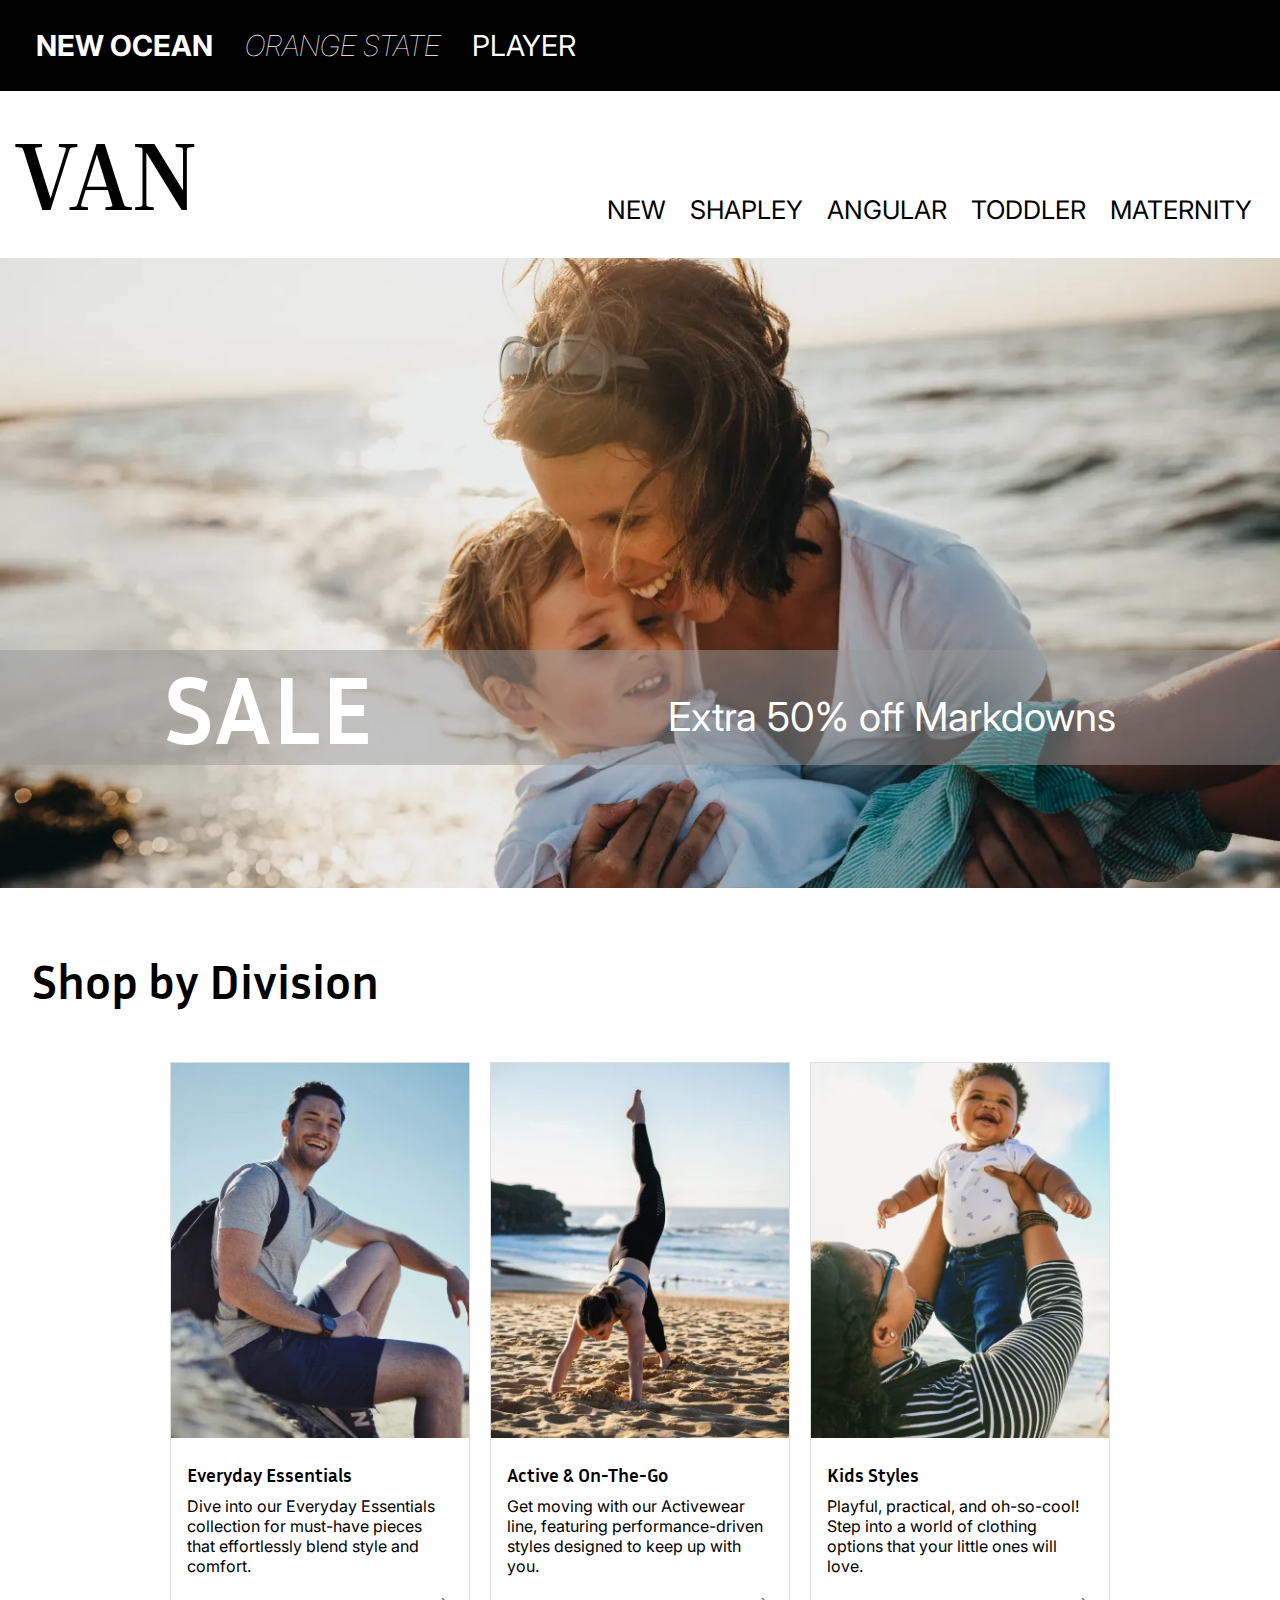
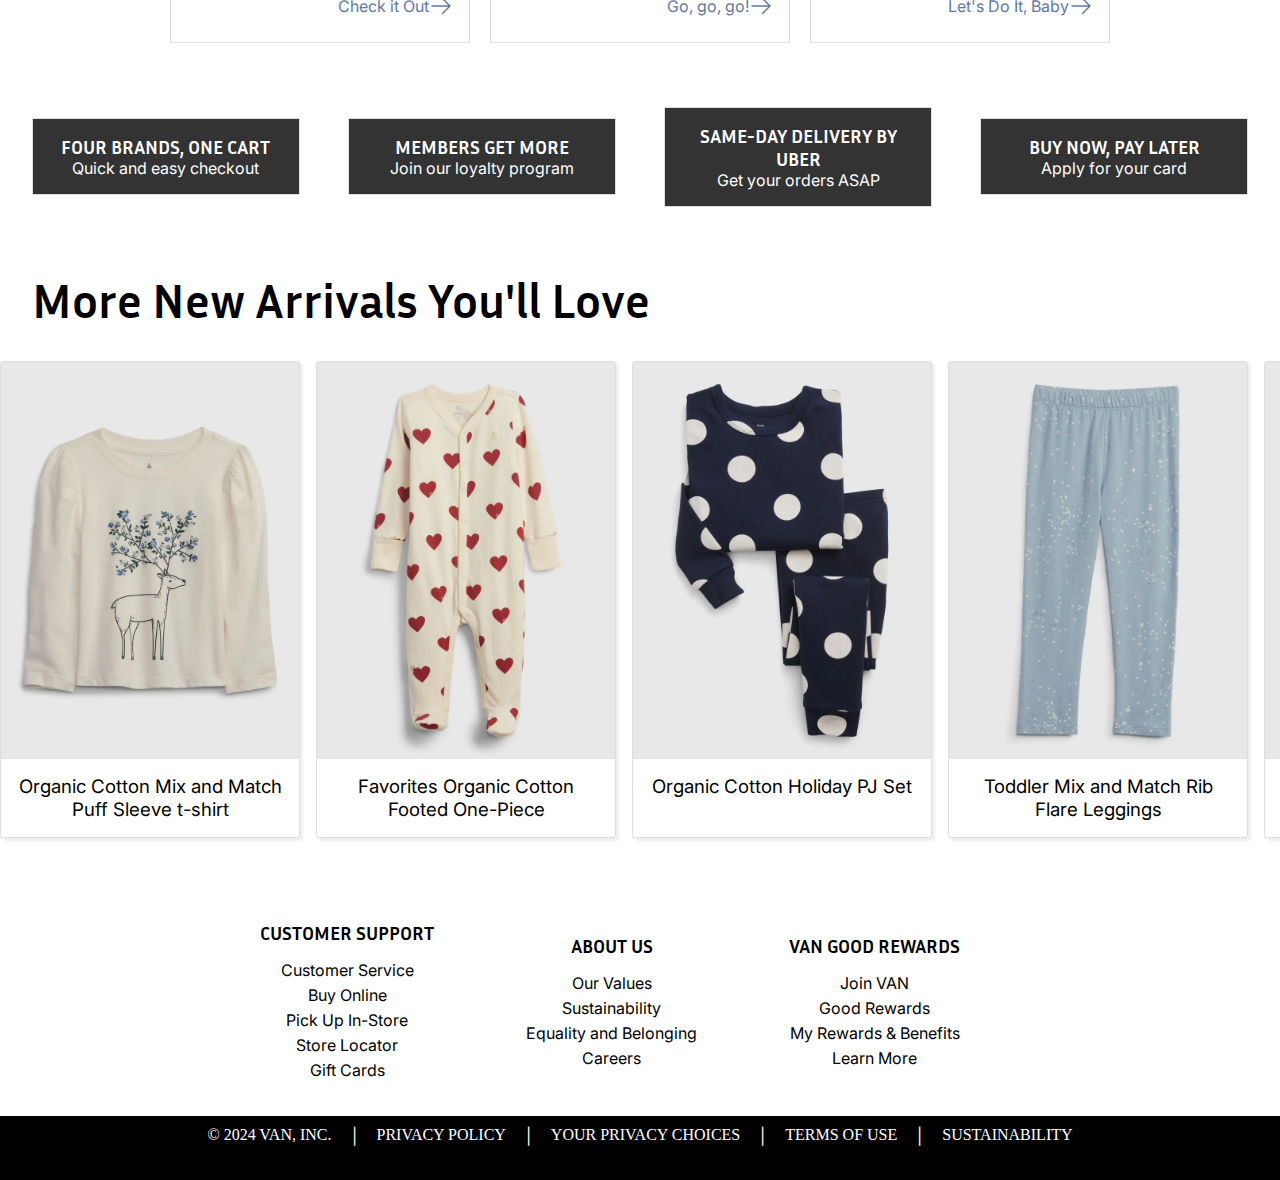
<file: index.html>
<!DOCTYPE html>
<html lang="en">
<head>
    <!-- Required Meta Tags -->
    <meta charset="UTF-8">
    <meta name="viewport" content="width=device-width, initial-scale=1.0">

    <!-- Additional Information -->
    <meta name="author" content="">
    <meta name="description" content="">

    <title>VAN</title>

    <!-- Stylesheets -->
     <link rel="stylesheet" href="css/reset.css">
     <link rel="stylesheet" href="css/styles.css">

     <link rel="preconnect" href="https://fonts.googleapis.com">
     <link rel="preconnect" href="https://fonts.gstatic.com" crossorigin>
     <link href="https://fonts.googleapis.com/css2?family=Inria+Serif:ital,wght@0,300;0,400;0,700;1,300;1,400;1,700&family=Inter:ital,opsz,wght@0,14..32,100..900;1,14..32,100..900&display=swap" rel="stylesheet">

    <link rel="preconnect" href="https://fonts.googleapis.com">
    <link rel="preconnect" href="https://fonts.gstatic.com" crossorigin>
    <link href="https://fonts.googleapis.com/css2?family=Inria+Sans:ital,wght@0,300;0,400;0,700;1,300;1,400;1,700&display=swap" rel="stylesheet">

    <link rel="preconnect" href="https://fonts.googleapis.com">
    <link rel="preconnect" href="https://fonts.gstatic.com" crossorigin>
    <link href="https://fonts.googleapis.com/css2?family=Inter:ital,opsz,wght@0,14..32,100..900;1,14..32,100..900&display=swap" rel="stylesheet">

    <!-- Scripts -->
    <script src="js/main.js" defer></script>

</head>
<body>
    <header>
        <div class="container">
            <div class="nav-top">
                <ul>
                    <li><a href="#">NEW OCEAN</a></li>
                    <li><a href="#">ORANGE STATE</a></li>
                    <li><a href="#">PLAYER</a></li>
                </ul>
            </div>
            <div class="logo-navbar">
                <div class="logo">
                    <h1><a href="#">VAN</a></h1>
                </div>
                <div class="toggle-btn">
                    <a href="#">
                        <svg fill="none" xmlns="http://www.w3.org/2000/svg" viewBox="0 0 92 96"><g clip-path="url(#a)"><path d="M93.8 18H13.4v18h80.4zm0 24H13.4v18h80.4zm0 24H13.4v18h80.4z"/></g><defs><clipPath id="a"><path fill="#fff" d="M91.9 0H0v96h91.9z"/></clipPath></defs></svg> 
                    </a>        
                </div>
                <nav class="toggle-btn">
                    <ul>
                        <li><a href="#">NEW</a></li>
                        <li><a href="#">SHAPLEY</a></li>
                        <li><a href="#">ANGULAR</a></li>
                        <li><a href="#">TODDLER</a></li>
                        <li><a href="#">MATERNITY</a></li>
                    </ul>
                </nav>
            </div>
        </div>
    </header>

    <main>
        <div class="container">
            <section class="sale-banner">
                <div class="bck-img"></div>
                <div class="sale-banner-text">
                    <h2>SALE</h2>
                    <p>Extra 50% off Markdowns</p>
                </div>
            </section>
            <section class="shop-division">
                <h2>Shop by Division</h2>
                <div>
                    <picture>
                        <source media="(min-width:780px)" srcset="img/smiling-man-md-lg.webp">
                    <img src="img/smiling-man.webp" alt="man smiling">
                    </picture>
                    <div class="card-text">
                        <h3>Everyday Essentials</h3>
                        <p>Dive into our Everyday Essentials collection for must-have pieces that effortlessly blend style and comfort.</p>
                        <div>
                            <a href="#">
                                <p>Check it Out</p>
                                <svg xmlns="http://www.w3.org/2000/svg" fill="none" viewBox="0 0 24 24" stroke-width="1.5" stroke="currentColor" class="w-6 h-6">
                                <path stroke-linecap="round" stroke-linejoin="round" d="M13.5 4.5 21 12m0 0-7.5 7.5M21 12H3" />
                                </svg>
                            </a>
                    </div>
                    </div>
                </div>
                <div>
                   <picture>
                    <source media="(min-width:780px)" srcset="img/girl-yoga-md-lg.webp">
                    <img src="img/girl-yoga.webp" alt="girl doing yoga on the beach">
                    </picture>
                    <div class="card-text">
                        <h3>Active & On-The-Go</h3>
                        <p>Get moving with our Activewear line, featuring performance-driven styles designed to keep up with you.</p>
                        <div>
                            <a href="#">
                                <p>Go, go, go!</p>
                                <svg xmlns="http://www.w3.org/2000/svg" fill="none" viewBox="0 0 24 24" stroke-width="1.5" stroke="currentColor" class="w-6 h-6">
                                <path stroke-linecap="round" stroke-linejoin="round" d="M13.5 4.5 21 12m0 0-7.5 7.5M21 12H3" />
                                </svg>
                            </a>
                    </div>
                    </div>
                </div>
                <div>
                    <picture>
                    <source media="(min-width:780px)" srcset="img/baby-md-lg.webp">
                    <img src="img/baby.webp" alt="baby held up">
                    </picture>
                    <div class="card-text">
                        <h3>Kids Styles</h3>
                        <p>Playful, practical, and oh-so-cool! Step into a world of clothing options that your little ones will love.</p>
                        <div>
                            <a href="#">
                                <p>Let's Do It, Baby</p>
                                <svg xmlns="http://www.w3.org/2000/svg" fill="none" viewBox="0 0 24 24" stroke-width="1.5" stroke="currentColor" class="w-6 h-6">
                                <path stroke-linecap="round" stroke-linejoin="round" d="M13.5 4.5 21 12m0 0-7.5 7.5M21 12H3" />
                                </svg>
                            </a>
                    </div>
                    </div>
                </div>
            </section>
            <section class="perk-cards">
                <div>
                    <h3>FOUR BRANDS, ONE CART</h3>
                    <p>Quick and easy checkout</p>
                </div>
                <div>
                    <h3>MEMBERS GET MORE</h3>
                    <p>Join our loyalty program</p>
                </div>
                <div>
                    <h3>SAME-DAY DELIVERY BY UBER</h3>
                    <p>Get your orders ASAP</p>
                </div>
                <div>
                    <h3>BUY NOW, PAY LATER</h3>
                    <p>Apply for your card</p>
                </div>
            </section>
            <section>
                <div class="scrollable-title">
                    <h2>More New Arrivals You'll Love</h2>
                </div>

                <div class="scrollable">
                    <section>
                        <img src="img/horizontal-scroll/deer.webp" alt="">
                        <div class="card-body">
                            <h3><a href="#">Organic Cotton Mix and Match Puff Sleeve t-shirt</a></h3>
                        </div>
                    </section>
                    <section>
                        <img src="img/horizontal-scroll/footed-one-piece.webp" alt="">
                        <div class="card-body">
                            <h3><a href="#">Favorites Organic Cotton Footed One-Piece</a></h3>
                        </div>
                    </section>
                    <section>
                        <img src="img/horizontal-scroll/holiday-set.webp" alt="">
                        <div class="card-body">
                            <h3><a href="#">Organic Cotton Holiday PJ Set</a></h3>
                        </div>
                    </section>
                    <section>
                        <img src="img/horizontal-scroll/leggings.webp" alt="">
                        <div class="card-body">
                            <h3><a href="#">Toddler Mix and Match Rib Flare Leggings</a></h3>
                        </div>
                    </section>
                    <section>
                        <img src="img/horizontal-scroll/pj-set.webp" alt="">
                        <div class="card-body">
                            <h3><a href="#">Organic Cotton Holiday PJ Set</a></h3>
                        </div>
                    </section>
                    <section>
                        <img src="img/horizontal-scroll/puppies.webp" alt="">
                        <div class="card-body">
                            <h3><a href="#">Organic Cotton Mix and Match Puff Sleeve t-shirt</a></h3>
                        </div>
                    </section>
                    <section>
                        <img src="img/horizontal-scroll/rib-flare.webp" alt="">
                        <div class="card-body">
                            <h3><a href="#">Toddler Mix and Match Rib Flare Leggings</a></h3>                            
                        </div>
                    </section>
                    <section>
                        <img src="img/horizontal-scroll/stripe-pj.webp" alt="">
                        <div class="card-body">
                            <h3><a href="#">Organic Cotton Holiday PJ Set</a></h3>
                        </div>
                    </section>
                </div>
            </section>
        </div>
    </main>

    <footer>
        <div class="footer-column">
            <h3>CUSTOMER SUPPORT</h3>
            <ul>
                <li><a href="#">Customer Service</a></li>
                <li><a href="#">Buy Online</a></li>
                <li><a href="#">Pick Up In-Store</a></li>
                <li><a href="#">Store Locator</a></li>
                <li><a href="#">Gift Cards</a></li>
            </ul>
        </div>
        <div class="footer-column">
            <h3>ABOUT US</h3>
            <ul>
                <li><a href="#">Our Values</a></li>
                <li><a href="#">Sustainability</a></li>
                <li><a href="#">Equality and Belonging</a></li>
                <li><a href="#">Careers</a></li>
            </ul>
        </div>
        <div class="footer-column">
            <h3>VAN GOOD REWARDS</h3>
                <ul>
                    <li><a href="/membership.html">Join VAN</a></li>
                    <li><a href="#">Good Rewards</a></li>
                    <li><a href="#">My Rewards & Benefits</a></li>
                    <li><a href="#">Learn More</a></li>
                </ul>
        </div>
    </footer>

    <div class="footer-bottom">
        <div>&copy; 2024 VAN, INC.</div>
        <div><p>|</p></div>
        <div><a href="#">PRIVACY POLICY</a></div>
        <div><p>|</p></div>
        <div><a href="#">YOUR PRIVACY CHOICES</a></div>
        <div><p>|</p></div>
        <div><a href="#">TERMS OF USE</a></div>
        <div><p>|</p></div>
        <div><a href="#">SUSTAINABILITY</a></div>
    </div>

    <aside class="overlay">
        <div class="modal wide-flex">
            <div class="modal-bg"></div>
            <div class="modal-body">
                <button id="close" class="flex-container close">
                    <span>Close</span>
                    <svg xmlns="http://www.w3.org/2000/svg" width="16" height="16" fill="currentColor" class="bi bi-x" viewBox="0 0 16 16">
                        <path d="M4.646 4.646a.5.5 0 0 1 .708 0L8 7.293l2.646-2.647a.5.5 0 0 1 .708.708L8.707 8l2.647 2.646a.5.5 0 0 1-.708.708L8 8.707l-2.646 2.647a.5.5 0 0 1-.708-.708L7.293 8 4.646 5.354a.5.5 0 0 1 0-.708"/>
                      </svg>
                </button>
                <div class="modal-text">
                    <h2>Unlock so much more.</h2>
                    <p>Sign up for our Member Rewards Program to receive 30% off in store and online - because you've earned it.</p>
                    <form action="#" class="flex-container">
                        <button type="button" class="sign-up-btn" onclick="window.location.href='/membership.html';">SIGN UP NOW</button>
                    </form>
                    <div class="modal-note">
                        <p>* Offer valid for new members only. Exclusions apply. See sign up page for offer details. </p>
                    </div>
                </div>

            </div>

        </div>

    </aside>
</body>
</html>
</file>
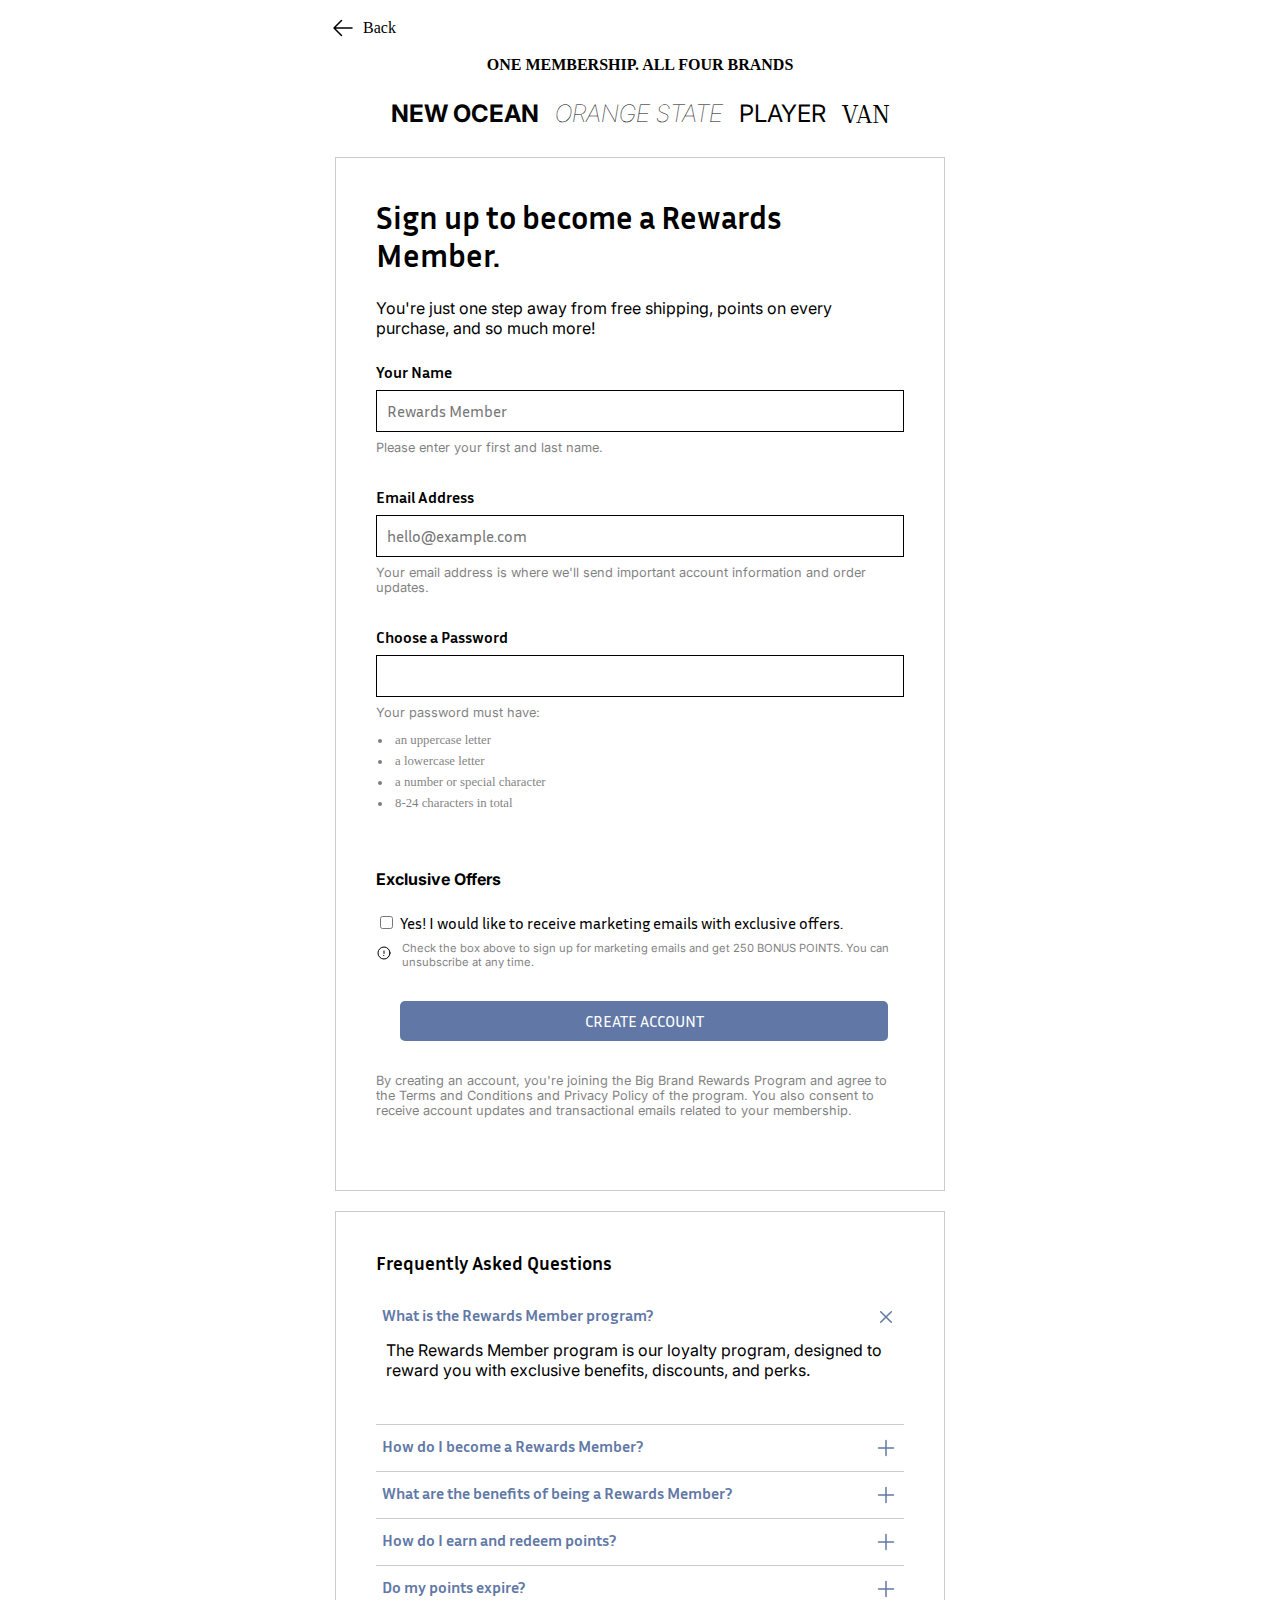
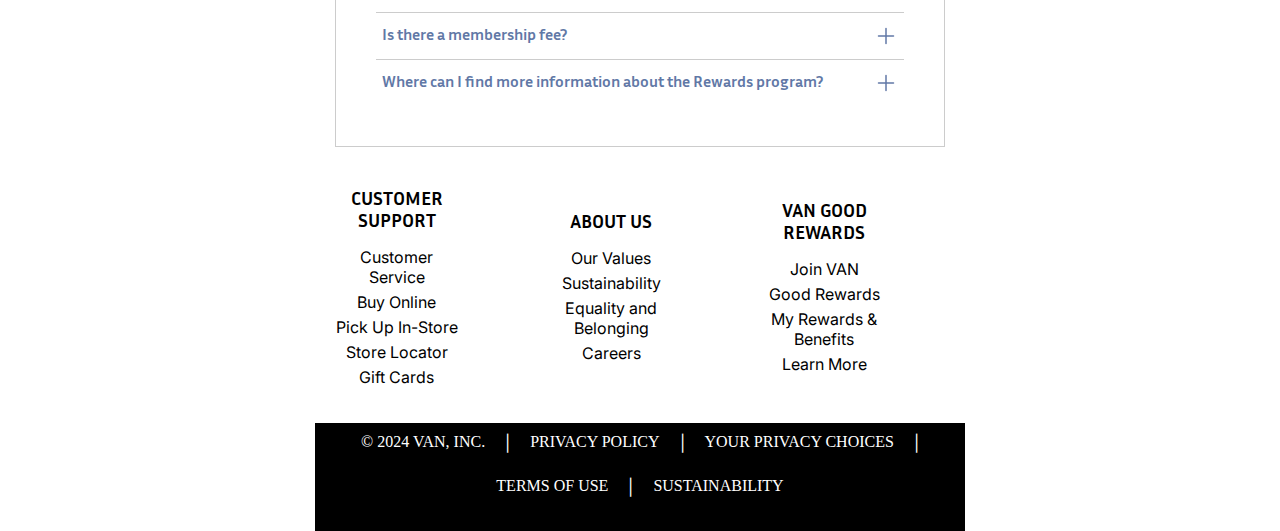
<file: membership.html>
<!DOCTYPE html>
<html lang="en">
<head>
    <!-- Required Meta Tags -->
    <meta charset="UTF-8">
    <meta name="viewport" content="width=device-width, initial-scale=1.0">

    <!-- Additional Information -->
    <meta name="author" content="">
    <meta name="description" content="">

    <title>Sign up and become a Rewards Member</title>

    <!-- Stylesheets -->
    <link rel="stylesheet" href="css/reset.css">
     <link rel="stylesheet" href="css/styles.css">

     <link rel="preconnect" href="https://fonts.googleapis.com">
    <link rel="preconnect" href="https://fonts.gstatic.com" crossorigin>
    <link href="https://fonts.googleapis.com/css2?family=Barlow:ital,wght@0,100;0,200;0,300;0,400;0,500;0,600;0,700;0,800;0,900;1,100;1,200;1,300;1,400;1,500;1,600;1,700;1,800;1,900&family=Inria+Serif:ital,wght@0,300;0,400;0,700;1,300;1,400;1,700&family=Libre+Franklin:ital,wght@0,100..900;1,100..900&family=Open+Sans:ital,wght@0,300..800;1,300..800&family=PT+Sans:ital,wght@0,400;0,700;1,400;1,700&family=Poppins:ital,wght@0,100;0,200;0,300;0,400;0,500;0,600;0,700;0,800;0,900;1,100;1,200;1,300;1,400;1,500;1,600;1,700;1,800;1,900&display=swap" rel="stylesheet">

    <link rel="preconnect" href="https://fonts.googleapis.com">
    <link rel="preconnect" href="https://fonts.gstatic.com" crossorigin>
    <link href="https://fonts.googleapis.com/css2?family=Inria+Sans:ital,wght@0,300;0,400;0,700;1,300;1,400;1,700&display=swap" rel="stylesheet">

    <link rel="preconnect" href="https://fonts.googleapis.com">
    <link rel="preconnect" href="https://fonts.gstatic.com" crossorigin>
    <link href="https://fonts.googleapis.com/css2?family=Inter:ital,opsz,wght@0,14..32,100..900;1,14..32,100..900&display=swap" rel="stylesheet">
    <!-- Scripts -->

</head>
<body class="reg-body">
    <header>
        <section>
            <div class="back-btn">
                <a href="index.html">
                    <svg xmlns="http://www.w3.org/2000/svg" fill="none" viewBox="0 0 24 24" stroke-width="1.5" stroke="currentColor" class="w-6 h-6">
                        <path stroke-linecap="round" stroke-linejoin="round" d="M10.5 19.5 3 12m0 0 7.5-7.5M3 12h18" />
                    </svg>
                    <span>Back</span>
                </a>
            </div>
            <div>
                <h1 class="reg-title">ONE MEMBERSHIP. ALL FOUR BRANDS</h1>
            </div>
            <nav class="reg-menu">
                <ul >
                    <li><a href="#">NEW OCEAN</a></li>
                    <li><a href="#">ORANGE STATE</a></li>
                    <li><a href="#">PLAYER</a></li>
                    <li><a href="#">VAN</a></li>
                </ul>
            </nav>
        </section>
    </header>
    <main>
        <section class="reg-fm">
            <div class="reg-fm-top">
                <h1>Sign up to become a Rewards Member.</h1>
                <p>You're just one step away from free shipping, points on every purchase, and so much more!</p>
            </div>
            <form action="#" method="post"></form>
            <div class="input-container">
                <label for="name">Your Name</label>
                <input type="text" name="name" id="name" placeholder="Rewards Member" required maxlength="40" aria-describedby="name-help"/>
                <p class="help" id="name-help">Please enter your first and last name.</p>
            </div>
            <div class="input-container">
                <label for="email">Email Address</label>
                <input type="email" name="email" id="email" placeholder="hello@example.com"
                required aria-describedby="email-help"/>
                <p class="help" id="email-help">Your email address is where we'll send important account information and order updates.</p>
            </div>
            <div class="input-container">
                <label for="password">Choose a Password</label>
                <input type="password" id="password" name="password" placeholder=" "
                        pattern="(?=^.{8,}$)((?=.*\d)|(?=.*\W+))(?![.\n])(?=.*[A-Z])(?=.*[a-z]).*$"
                        aria-describedby="password-help"
                        required
                      />
                      <div class="help" id="password-help">
                          <p>
                            Your password must have:
                          </p>
                          <div class="password-req">
                              <ul>
                                <li>an uppercase letter</li>
                                <li>a lowercase letter</li>
                                <li>a number or special character</li>
                                <li>8-24 characters in total</li>
                              </ul>
                          </div>
                      </div>
            </div>
            <div class="offer-title">
                <p>Exclusive Offers</p>
            </div>
            <input type="checkbox" name="agree" id="agree" value="Yes" aria-describedby="agree-help">
            <label for="agree">Yes! I would like to receive marketing emails with exclusive offers.</label>
            <div class="note-disc">
                <div>
                    <svg xmlns="http://www.w3.org/2000/svg" fill="none" viewBox="0 0 24 24" stroke-width="1.5" stroke="currentColor">
                    <path stroke-linecap="round" stroke-linejoin="round" d="M12 9v3.75m9-.75a9 9 0 1 1-18 0 9 9 0 0 1 18 0Zm-9 3.75h.008v.008H12v-.008Z" />
                      </svg>
                </div>
                <div>
                    <p class="help" id="agree-help">Check the box above to sign up for marketing emails and get 250 BONUS POINTS. You can unsubscribe at any time.</p>
                </div>
            </div>
            <input type="submit" value="CREATE ACCOUNT" name="submit" aria-describedby="submit-help" class="input-submit">
            <p class="help" id="submit-help">By creating an account, you're joining the Big Brand Rewards Program and agree to the Terms and Conditions and Privacy Policy of the program. You also consent to receive account updates and transactional emails related to your membership. </p>
        </section>
            <section class="acc-fm">
                <h3>Frequently Asked Questions</h3>
                <div class="accordion">
                    <article class="accordion-item">
                        <h4 class="accordion-header toggle-btn-acc">
                            <button>
                                What is the Rewards Member program?
                                <svg xmlns="http://www.w3.org/2000/svg" fill="none" viewBox="0 0 24 24" stroke-width="1.5" stroke="currentColor" class="w-6 h-6">
                                <title>Toggle Item Visibility</title>
                                <path stroke-linecap="round" stroke-linejoin="round" d="M12 4.5v15m7.5-7.5h-15" />
                                </svg>
                            </button>
                        </h4>
                        <div class="accordion-content collapsed expanded">
                            <p>The Rewards Member program is our loyalty program, designed to reward you with exclusive benefits, discounts, and perks.
                            </p>
                        </div>
                    </article>
                    <article class="accordion-item">
                        <h4 class="accordion-header toggle-btn-acc">
                          <button>
                            How do I become a Rewards Member?
                            <svg xmlns="http://www.w3.org/2000/svg" fill="none" viewBox="0 0 24 24" stroke-width="1.5" stroke="currentColor">
                                <title>Toggle Item Visibility</title>
                                <path stroke-linecap="round" stroke-linejoin="round" d="M12 4.5v15m7.5-7.5h-15" />
                            </svg>
                          </button>
                        </h4>
                        <div class="accordion-content collapsed">
                            <p>
                                You can become a member of the Rewards program by signing up on our website or mobile app. Simply create an account and opt-in to join the program during the registration process.
                            </p>
                        </div>
                    </article>
                    <article class="accordion-item">
                        <h4 class="accordion-header toggle-btn-acc">
                            <button>
                                What are the benefits of being a Rewards Member?
                                <svg xmlns="http://www.w3.org/2000/svg" fill="none" viewBox="0 0 24 24" stroke-width="1.5" stroke="currentColor" class="w-6 h-6">
                                <title>Toggle Item Visibility</title>
                                <path stroke-linecap="round" stroke-linejoin="round" d="M12 4.5v15m7.5-7.5h-15" />
                                </svg>
                            </button>
                        </h4>
                        <div class="accordion-content collapsed">
                            <p>As a Rewards Member, you can enjoy a range of benefits, including:
                            </p>
                            <ul>
                                <li>Earn points for purchases: Accumulate points for every purchase made, which can be redeemed for rewards.</li>
                                <li>Exclusive discounts: Access member-only discounts and promotions on selected products or services.</li>
                                <li>Birthday rewards: Receive special offers or discounts during your birthday month.</li>
                                <li>Early access to sales: Get early access to sales events and new product launches.</li>
                                <li>Free shipping: Enjoy complimentary shipping on eligible orders.</li>
                            </ul>
                        </div>
                    </article>
                    <article class="accordion-item">
                        <h4 class="accordion-header toggle-btn-acc">
                            <button>
                                How do I earn and redeem points?
                                <svg xmlns="http://www.w3.org/2000/svg" fill="none" viewBox="0 0 24 24" stroke-width="1.5" stroke="currentColor" class="w-6 h-6">
                                <title>Toggle Item Visibility</title>
                                <path stroke-linecap="round" stroke-linejoin="round" d="M12 4.5v15m7.5-7.5h-15" />
                                </svg>
                            </button>
                        </h4>
                        <div class="accordion-content collapsed">
                            <p>You can earn points in the Rewards program by making qualifying purchases, participating in promotional activities, referring friends, or engaging with our brand through social media or surveys.
                            </p>
                            <p>To redeem your points for rewards, log in to your Rewards account and navigate to the "Redeem Rewards" section. Choose from the available reward options and follow the prompts to complete the redemption process.</p>
                        </div>
                    </article>
                    <article class="accordion-item">
                        <h4 class="accordion-header toggle-btn-acc">
                            <button>
                                Do my points expire?
                                <svg xmlns="http://www.w3.org/2000/svg" fill="none" viewBox="0 0 24 24" stroke-width="1.5" stroke="currentColor" class="w-6 h-6">
                                <title>Toggle Item Visibility</title>
                                <path stroke-linecap="round" stroke-linejoin="round" d="M12 4.5v15m7.5-7.5h-15" />
                                </svg>
                            </button>
                        </h4>
                        <div class="accordion-content collapsed">
                            <p>Points in the Rewards program may have an expiration date, depending on the program's terms and conditions. Please refer to the program guidelines or contact customer support for information about point expiration policies.
                            </p>
                        </div>
                    </article>
                    <article class="accordion-item">
                        <h4 class="accordion-header toggle-btn-acc">
                            <button>
                                Is there a membership fee?
                                <svg xmlns="http://www.w3.org/2000/svg" fill="none" viewBox="0 0 24 24" stroke-width="1.5" stroke="currentColor" class="w-6 h-6">
                                <title>Toggle Item Visibility</title>
                                <path stroke-linecap="round" stroke-linejoin="round" d="M12 4.5v15m7.5-7.5h-15" />
                                </svg>
                            </button>
                        </h4>
                        <div class="accordion-content collapsed">
                            <p>No, membership in the Rewards program is completely free. There are no annual fees or hidden charges associated with joining or maintaining your membership.
                            </p>
                        </div>
                    </article>
                    <article class="accordion-item">
                        <h4 class="accordion-header toggle-btn-acc">
                            <button>
                                Where can I find more information about the Rewards program?
                                <svg xmlns="http://www.w3.org/2000/svg" fill="none" viewBox="0 0 24 24" stroke-width="1.5" stroke="currentColor" class="w-6 h-6">
                                <title>Toggle Item Visibility</title>
                                <path stroke-linecap="round" stroke-linejoin="round" d="M12 4.5v15m7.5-7.5h-15" />
                                </svg>
                            </button>
                        </h4>
                        <div class="accordion-content collapsed">
                            <p>For more information about the Rewards program, including detailed terms and conditions, point earning and redemption rules, and FAQs, visit our website or contact our customer support team for assistance.
                            </p>
                        </div>
                    </article>
                </div>
            </section>
        
    </main>
    <footer>
        <div class="footer-column">
            <h3>CUSTOMER SUPPORT</h3>
            <ul>
                <li><a href="#">Customer Service</a></li>
                <li><a href="#">Buy Online</a></li>
                <li><a href="#">Pick Up In-Store</a></li>
                <li><a href="#">Store Locator</a></li>
                <li><a href="#">Gift Cards</a></li>
            </ul>
        </div>
        <div class="footer-column">
            <h3>ABOUT US</h3>
            <ul>
                <li><a href="#">Our Values</a></li>
                <li><a href="#">Sustainability</a></li>
                <li><a href="#">Equality and Belonging</a></li>
                <li><a href="#">Careers</a></li>
            </ul>
        </div>
        <div class="footer-column">
            <h3>VAN GOOD REWARDS</h3>
                <ul>
                    <li><a href="/membership.html">Join VAN</a></li>
                    <li><a href="#">Good Rewards</a></li>
                    <li><a href="#">My Rewards & Benefits</a></li>
                    <li><a href="#">Learn More</a></li>
                </ul>
        </div>
    </footer>
    <div class="footer-bottom">
        <div>&copy; 2024 VAN, INC.</div>
        <div><p>|</p></div>
        <div><a href="#">PRIVACY POLICY</a></div>
        <div><p>|</p></div>
        <div><a href="#">YOUR PRIVACY CHOICES</a></div>
        <div><p>|</p></div>
        <div><a href="#">TERMS OF USE</a></div>
        <div><p>|</p></div>
        <div><a href="#">SUSTAINABILITY</a></div>
    </div>

    <script src="js/main.js" defer></script>
    
</body>
</html>
</file>
<file: css/styles.css>
/* :root {
    --brand-blue: #ed1010;
} */

* {
    text-decoration: none;
}

body {
    max-width: 1440px;
    margin: 0 auto;
}

.container {
    margin: 0 auto;
}

.toggle-btn svg, 
.back-btn svg {
    height: 1.5rem;
}

svg {
    height: 1.5rem;
}

h2, h3 {
    font-family: "Inria Sans", serif;
}

p {
    font-family: "Inter", serif;
}

.nav-top {
    background-color: black;
    padding: 12px;
}

.nav-top ul {
    display: flex;
    justify-content: start;
    padding: 0 24px;
    gap: 2rem;
}

.nav-top ul li {
    white-space: nowrap;
    font-size: 1.2rem;
    min-width: 120px;

}

.nav-top ul li a {
    font-family: "Inter", serif;
    color: #fff;
}

.nav-top ul li a:hover {
    text-decoration: underline;
}

.nav-top ul li:nth-child(1) {
    font-weight: bold;
}

.nav-top ul li:nth-child(2) {
    font-style: italic;
    font-weight: 100;
}

.nav-top ul li:nth-child(3) {
    font-weight: 400;
}

.logo-navbar {
    display: flex;
    padding: 16px;
    align-items: center;
    justify-content: space-between;
}

.logo-navbar .logo {
    font-weight: 400;
    font-size: 4rem;
    padding-right: 1rem;
}
 
.logo-navbar .logo a {
    font-family: "Inria Serif", sans-serif;
    color: black;
}

.logo-navbar .logo a:hover {
    color: #6178A6;
    transform: scale(1.05);
}

.toggle-btn {
    font-size: 6rem;
    padding-top: 24px;
}

.toggle-btn svg {
    width: 1.2em;
    height: 1.2em;
}

.toggle-btn svg path {
    fill: black;
}

.toggle-btn svg path:hover {
    fill: #6178A6;
}

nav {
    display: none;
}

.sale-banner .bck-img {
    background-image: url(../img/mother-son.webp);
    background-size: cover;
    background-position: center;
    height: 70vh;
}

.sale-banner > div {
    background-color: #989898;
    color: #fff;
    text-align: center;
    overflow: hidden;
    width: 100%;
}

.sale-banner h2 {
    font-size: 7rem;
}

.sale-banner p {
    font-size: 3rem;
}

.shop-division > div p {
    font-family: "Inter", serif;
}

.shop-division h2 {
    font-size: 3rem;
    text-align: left;
    padding: 32px;
    width: 100%;
}

.shop-division {
    display: flex;
    flex-wrap: wrap;
    justify-content: center;
    gap: 20px;
    padding: 2rem 0;
}

.shop-division > div {
    display: flex;
    flex-direction: column;
    align-items: center;
    justify-content: center;
    border: 1px solid #ddd;
    max-width: 300px;
    width: 100%;
    box-sizing: border-box;
}

.shop-division > div img {
    max-width: 100%;
    height: auto;
}

.shop-division h3, .shop-division p {
    text-align: left;
    margin: 10px 0;
}

.shop-division > div a {
    display: flex;
    align-items: center;
    justify-content: flex-end;
    text-decoration: none;
    color: #6178A6;
}

.shop-division > div a:hover {
    color: #4A90E2;
    transform: translateX(5px);
}

.card-text {
    padding: 1rem;
}

.perk-cards {
    display: flex;
    flex-direction: column;
    align-items: center;
    gap: 20px;
    margin: 2rem;
}

.perk-cards > div {
    display: flex;
    flex-direction: column;
    align-items: center;
    padding: 1rem;
    border: 1px solid #ddd;
    text-align: center;
    max-width: 300px;
    width: 100%;
    background-color: #333;
    color: white;
    box-sizing: border-box;
    font-size: 1rem;
}

.perk-cards h3, .perk-cards p {
    margin: 0;
    width: 100%;
}

.perk-cards h3 {
    font-size: 1.2rem;
}

.perk-cards p {
    font-size: 1rem;
}

.scrollable-title {
    font-size: 2rem;
    text-align: left;   
    padding: 32px;
    width: 100%;
}

.scrollable {
    display: flex;
    gap: 1rem;
    overflow-x: scroll;
    margin-bottom: 3rem;
}

.scrollable section {
    border: 1px solid #ddd;
    border-radius: 3px;
    box-shadow: 3px 3px 3px #eee;
    flex: 0 0 300px;
    overflow: hidden;
    margin-bottom: 1rem;
}

.scrollable a {
    font-weight: 400;
}

.card-body {
    text-align: center;
    padding: 1rem;
}

.card-body a {
    font-family: "Inter", serif;
    color: black;
}

.card-body a:hover {
    color: #6178A6;
    letter-spacing: 0.2px;
}

.scrollable::-webkit-scrollbar {
    background-color: #eee;
    width: .5rem;
}
.scrollable::-webkit-scrollbar-thumb {
    border-radius: 2rem;
    background-color: #444;
}

.scrollable {
    scrollbar-color: #444 #eee;
    scrollbar-width: thin;
}

footer {
    padding: 20px;
    display: flex;
    flex-direction: column;
    align-items: center;
    gap: 32px;
}

.footer-column {
    width: 100%;
    margin-bottom: 20px;
    text-align: center;
}

.footer-column h3 {
    margin-bottom: 10px;
}

.footer-column ul {
    list-style-type: none;
    padding: 0;
}

.footer-column li {
    margin: 5px 0;
}

.footer-column a {
    text-decoration: none;
    color: #000;
    font-family: "Inter", serif;
    font-size: 1rem;
}

.footer-column a:hover {
    text-decoration: underline;
} 

.footer-bottom {
    display: flex;
    justify-content: center;
    background-color: #000;
    color: #fff;
    padding: 10px 0;
    flex-wrap: wrap;
}

.footer-bottom div {
    margin: 0 10px;
    text-align: center;
    text-decoration: none;
}

.footer-bottom div a {
    text-decoration: none;
    color: white;
}

.footer-bottom div a:hover {
    text-decoration: underline;
}

.overlay {
    background-color: rgba(0, 0, 0, 0.65);
    min-height: 100vh;
    min-width: 100%;
    position: fixed;
    top: 0;
    display: none;
}

.modal {
    background-color: white;
    border-radius: 8px;
    max-width: 540px;
    width: calc(100% - 2rem);
    margin: 1rem;
    position: fixed;
    left: 50vw;
    top: 50vh;
    transform: translate(calc(-50% - 1rem), calc(-50% - 1rem));
    overflow: hidden;
}

.modal-bg {
    background: url(../img/modal-window-lg.webp) center / cover no-repeat;
    height: 400px;
}

.modal-body {
    padding: 4rem 2rem;
}

.modal-body h2 {
    font-size: 3rem;
    padding: 16px 0;
}

.modal-body p {
    padding: 16px 0;
}

.close {
    display: flex;
    align-items: center;
    justify-content: center;
    background-color: white;
    border: none;
    padding: 2px;
    cursor: pointer;
    background: none;
    font-size: 1.25rem;
    margin: 0 0 1.2rem auto;
    cursor: pointer;
}

.close svg {
    width: 1.5rem;
}

.close:hover, .close:hover path {
    font-weight: bold;
    stroke: #000;
}

.reg-fm button {
    height: 3rem;
    border: none;
    padding: 0 1rem;
    background-color: #6178A6;
    border-radius: 4px;
}

.sign-up-btn {
    background-color: #6178A6;
    width: 100%;             
    text-align: center;      
    padding: 10px;           
    font-size: 16px;   
}


[type="button"] {
    color: white;
    transition: all .3s;
    flex: 0 1 20%;
    font-family: "Inria Sans", serif;
}

[type="button"]:hover {
    background-color: #304163;
    cursor: pointer;
}

.back-btn span {
    padding: 0 8px;
}

.reg-body {
    margin: 0 auto;
    max-width: 650px;
}

.back-btn {
    display: flex;
    align-items: center;
    gap: 32px;
    margin: 1rem;
}

.back-btn a {
    text-decoration: none;
    color: black;
    display: flex;
    align-items: center;
}

.back-btn a:hover {
    text-decoration: underline;
}

.reg-title {
    text-align: center;
    font-size: 1rem;
    margin: 0 0 16px ;
}

.reg-menu {
    display: flex;
    align-items: center;
    justify-content: center;
    font-size: 1.5rem;
}

.reg-menu ul {
    display: flex;
    flex-wrap: wrap; 
    align-items: center;
    justify-content: center;
    padding: 0;
    margin: 0;
    list-style-type: none;
}

.reg-menu ul li {
    margin: 0.5rem;
    font-family: "Inter", sans-serif;
    font-weight: 400;  
}

.reg-menu ul li a {
    text-decoration: none;
    color: rgb(2, 2, 2);  
}

.reg-menu ul li a:hover {
    text-decoration: underline;
}

.reg-menu ul li:nth-child(1) {
    font-weight: bold;
}

.reg-menu ul li:nth-child(2) {
    font-style: italic;
    font-weight: 100;
}

.reg-menu ul li:nth-child(3) {
    font-weight: 400;
}

.reg-menu ul li:nth-child(4) {
    font-family: "Inria Serif", sans-serif;
    font-size: 1.6rem;
}

.reg-fm,
.acc-fm {
    border: 1px solid rgba(0, 0, 0, 0.2);
    padding: 40px;
    margin: 20px;
    box-shadow: none;
}

.reg-fm {
    text-align: left;
}

.reg-fm-top h1, p {
    margin-bottom: 24px;
}

.reg-fm input[type="text"],
.reg-fm input[type="email"],
.reg-fm input[type="password"] {
    border: 1px solid rgba(0, 0, 0, 1);
    width: 100%;
    padding: 10px;
    box-sizing: border-box;
    margin-top: 8px;
    font-family: "Inria Sans", serif;
}

.reg-fm input[type="submit"] {
    display: block;
    width: calc(100% - 40px);
    margin: 0 auto;
    padding: 10px;
    background-color: #6178A6;
    color: #fff;
    text-transform: uppercase;
    border: none;
    cursor: pointer;
    border-radius: 5px;
}

.reg-fm input[type="submit"] {
    margin: 24px;
}

.help {
    font-size: .8rem;
    opacity: .5;
    padding: 8px 0;
}

.input-container {
    margin-bottom: 24px;
}

#agree {
    accent-color: #007AFF;
}

.acc-fm .accordion {
    margin-top: 20px;
}
.acc-fm .accordion-item {
    border-top: 1px solid rgba(0, 0, 0, 0.2);
    padding: 15px 0;
}

.acc-fm .accordion-item:first-child {
    border-top: none;
}

.offer-title {
    font-weight: 700;
}

.input-container label {
    font-weight: 800;
}

.password-req ul {
    padding: 10px 16px;
    margin-top: -24px;
}
.password-req ul li {
    list-style-type: disc;
    padding: 3px;
}

.note-disc {
    display: flex;         
    align-items: center;   
    gap: 10px;            
}

.note-disc svg {
    width: 16px;           
    height: 16px;        
}

.note-disc p {
    margin: 0;
    font-size: .7rem;
    opacity: .5;
}

.reg-fm h1,
.reg-fm label,
.reg-fm .input-submit,
.acc-fm h4 {
    font-family: "Inria Sans", serif;
}

.acc-fm .accordion-header * {
    display: flex;
}

.acc-fm .accordion-header button {
    background: none;
    justify-content: space-between;
    border: none;
    color: #6178A6;
    font-size: 16px;
    text-align: left;
    width: 100%;
    cursor: pointer;
}

.acc-fm .accordion-item {
    display: block;
    padding: 10px 0;
}

.acc-fm .accordion-item .accordion-content {
    display: none;
    padding: 10px;
}

.acc-fm .accordion-item .accordion-content.expanded {
    display: block;
}

.toggle-btn-acc:has(+ .expanded) svg {
    transform: rotate(45deg);
}
input:not([type="submit"]):valid {
    background: url(..//img/svg/check.svg) right 1.5rem center no-repeat;
}

input:invalid:not(:focus):not(:placeholder-shown) {
    background: url(../img/svg/exclamation.svg) right 1.5rem center no-repeat;
}

.accordion-content {
    display: none;
    transition: max-height 0.3s ease-in-out;
}

.accordion-content.expanded {
    display: block;
}

.accordion-content.collapsed {
    display: none;
}

@media (min-width: 780px) {
    .toggle-btn {
        display: block;
    }

    .toggle-btn svg {
        display: none;
    }

    .logo-navbar .logo {
        font-weight: 400;
        font-size: 3rem;
        padding-right: 12px;
    }

    .toggle-btn ul {
        display: flex;
        justify-content: flex-end;
        margin: 0;
        padding: 0;
    }

    .toggle-btn ul li a {
        color: black;
        font-family: "Inter", serif;
        font-size: 1.6rem;
        font-weight: 400;
        padding: 8px 12px;
        transition: color 0.3s ease;
    }

    .toggle-btn ul li a:hover {
        color: rgb(109, 107, 107);
    }

    .nav-top ul li {
        font-size: 1.8rem;
    }

    .sale-banner .bck-img {
        position: relative;
    }
    
    .sale-banner > div {
        background-color: rgba(152, 152, 152, 0.5);
        position: absolute;
        bottom: 15%;
        color: #fff;
        text-align: center;
        align-items: center;
        overflow: hidden;
        width: 100%;
        max-width: 1440px;
    }

    .sale-banner-text {
        display: flex;
        justify-content: space-around;
        padding: 0 16px;
    }

    .sale-banner > div {
        align-items: end;
    }

    .sale-banner-text h2 {
        font-size: 6rem;
    }

    .sale-banner-text p {
        font-size: 2.5rem;
    }

    .shop-division {
        flex-direction: row;
    }

    .shop-division > div {
        width: 30%;
    }

    .perk-cards {
        flex-direction: row;
        justify-content: space-between;
    }

    .perk-cards > div {
        width: 22%;
        max-width: none;
    }

    footer {
        flex-direction: row;
        justify-content: center;
    }

    .footer-column {
        width: max-content;
        max-width: 100%;
        margin-bottom: 0;
        margin-right: 60px;
    }

    .footer-column div {
        padding: 0 3rem;
    }

    .modal {
        max-width: 960px;
    }
    
    .modal-body {
        padding: 6rem 4rem;
    }

    .modal-bg {
        width: 400px;
        max-width: 600px;
        height: unset;
    }

    .wide-flex {
        display: flex;
    }
  
}
</file>
